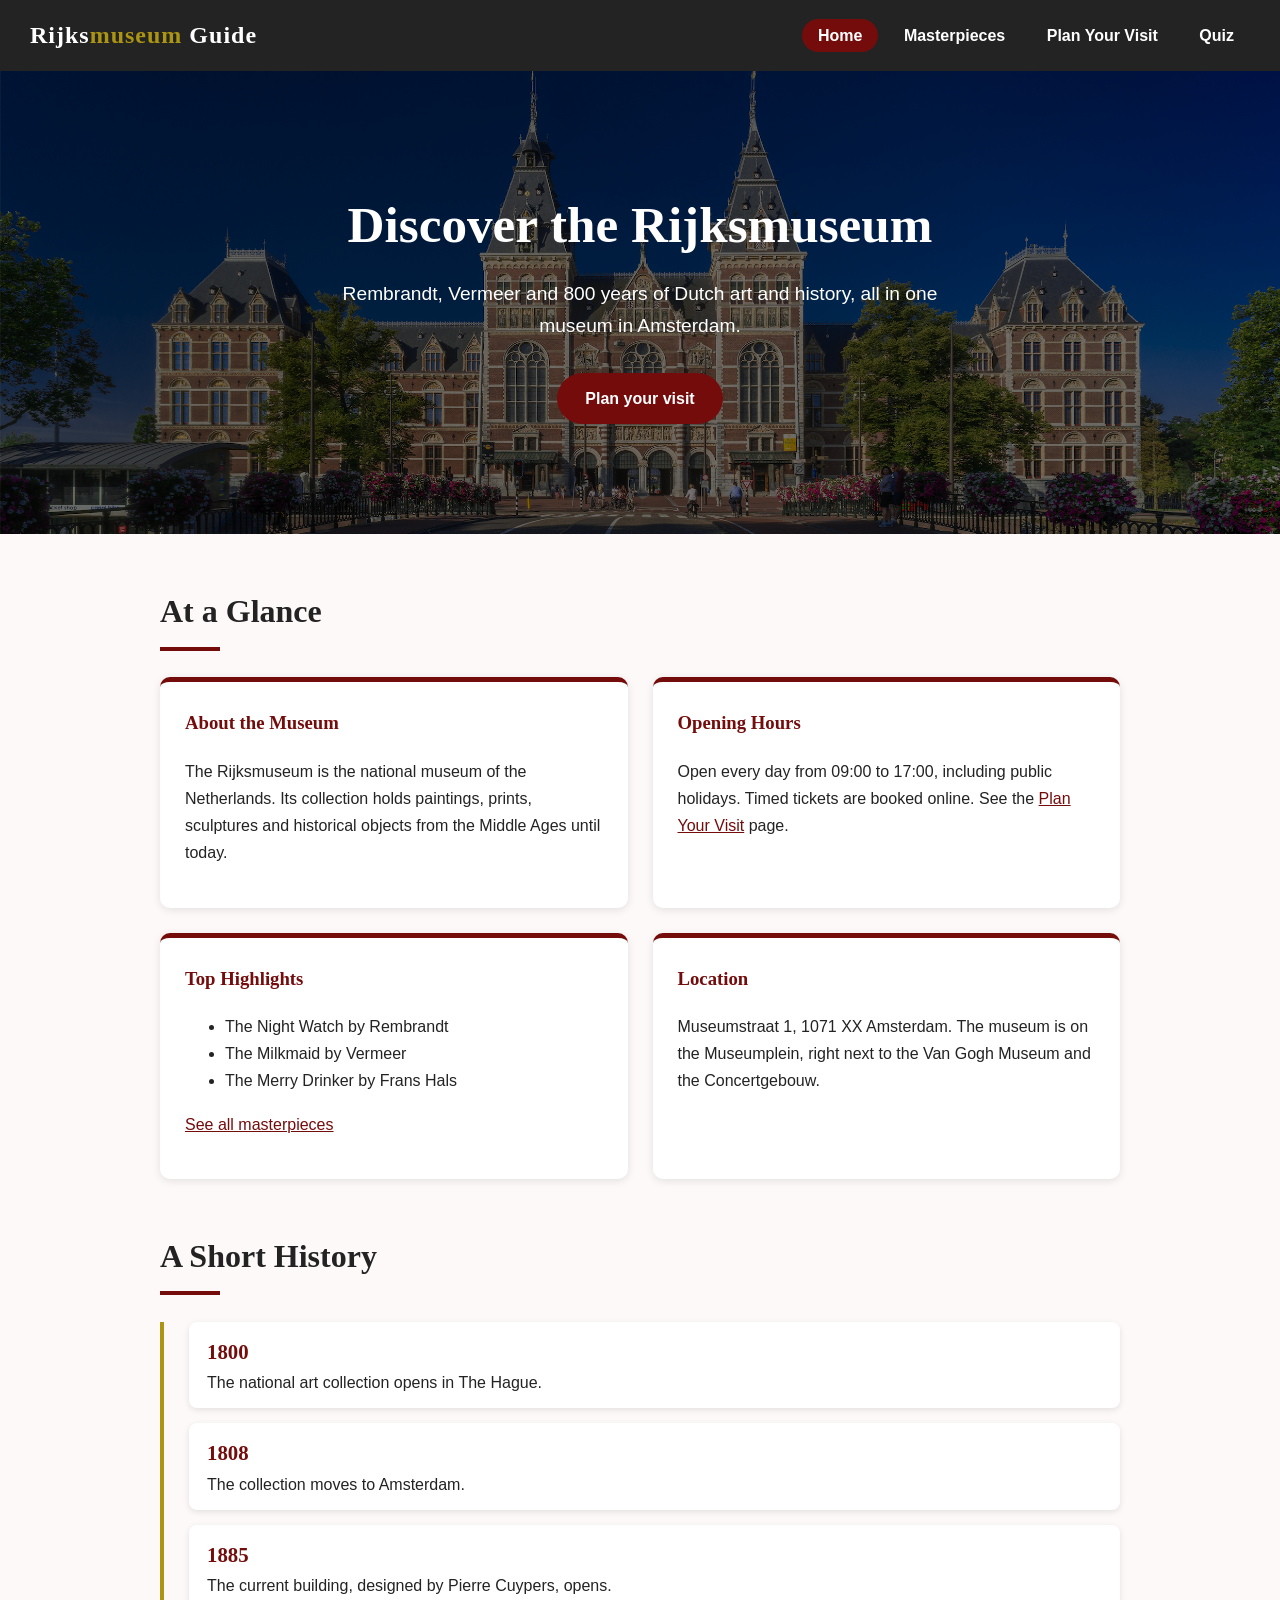
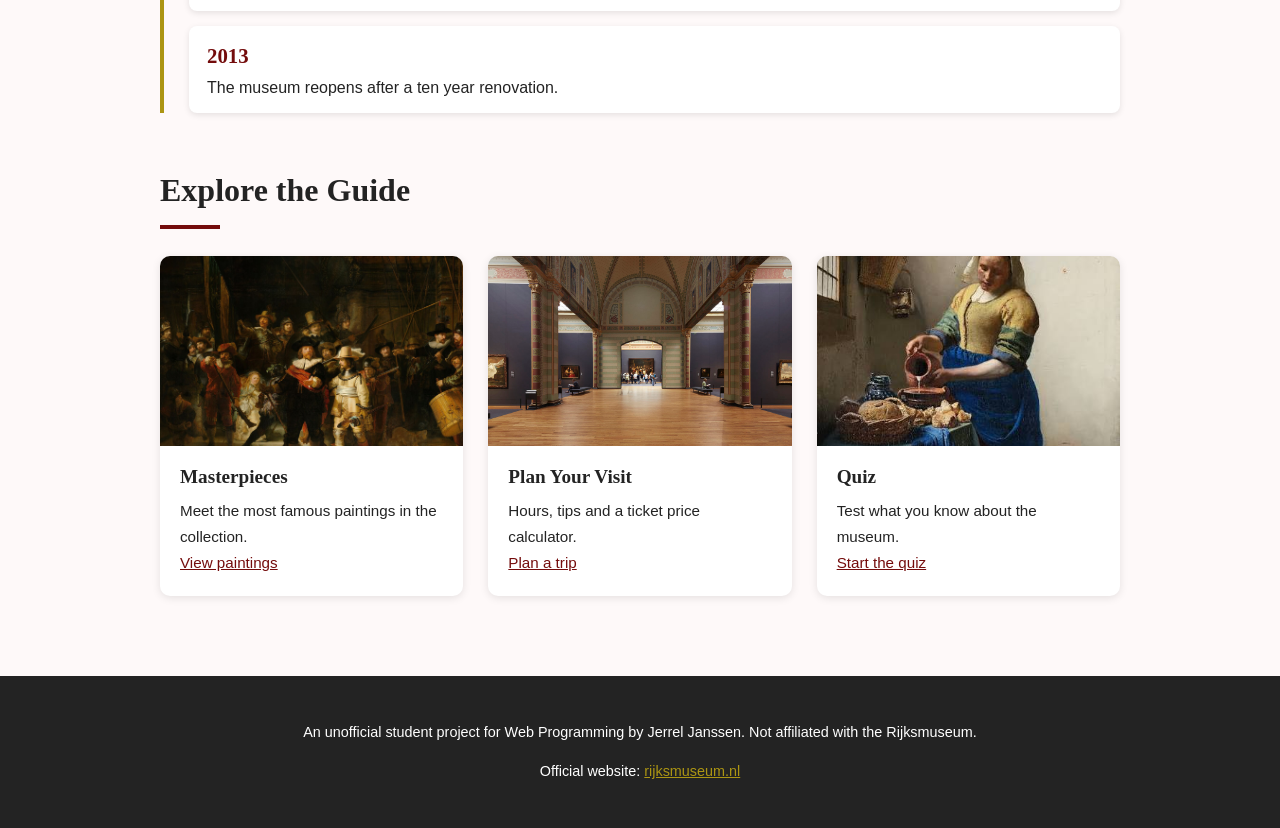
<file: index.html>
<!DOCTYPE html>
<html lang="en">
<head>
  <meta charset="UTF-8">
  <meta name="viewport" content="width=device-width, initial-scale=1.0">
  <title>Home | Rijksmuseum Guide</title>
  <link rel="stylesheet" href="css/style.css">
</head>
<body>
  <header>
    <a href="index.html" class="logo">Rijks<span>museum</span> Guide</a>
    <nav>
      <a href="index.html" class="active">Home</a>
      <a href="collection.html">Masterpieces</a>
      <a href="visit.html">Plan Your Visit</a>
      <a href="quiz.html">Quiz</a>
    </nav>
  </header>

  <div class="hero">
    <h1>Discover the Rijksmuseum</h1>
    <p>Rembrandt, Vermeer and 800 years of Dutch art and history, all in one museum in Amsterdam.</p>
    <a href="visit.html" class="btn">Plan your visit</a>
  </div>

  <main>
    <h2>At a Glance</h2>
    <div class="grid-2x2">
      <div class="grid-cell">
        <h3>About the Museum</h3>
        <p>The Rijksmuseum is the national museum of the Netherlands. Its collection holds
        paintings, prints, sculptures and historical objects from the Middle Ages until today.</p>
      </div>
      <div class="grid-cell">
        <h3>Opening Hours</h3>
        <p>Open every day from 09:00 to 17:00, including public holidays.
        Timed tickets are booked online. See the <a href="visit.html">Plan Your Visit</a> page.</p>
      </div>
      <div class="grid-cell">
        <h3>Top Highlights</h3>
        <ul>
          <li>The Night Watch by Rembrandt</li>
          <li>The Milkmaid by Vermeer</li>
          <li>The Merry Drinker by Frans Hals</li>
        </ul>
        <p><a href="collection.html">See all masterpieces</a></p>
      </div>
      <div class="grid-cell">
        <h3>Location</h3>
        <p>Museumstraat 1, 1071 XX Amsterdam. The museum is on the Museumplein, right next to
        the Van Gogh Museum and the Concertgebouw.</p>
      </div>
    </div>

    <h2>A Short History</h2>
    <ul class="timeline">
      <li><span class="year">1800</span> The national art collection opens in The Hague.</li>
      <li><span class="year">1808</span> The collection moves to Amsterdam.</li>
      <li><span class="year">1885</span> The current building, designed by Pierre Cuypers, opens.</li>
      <li><span class="year">2013</span> The museum reopens after a ten year renovation.</li>
    </ul>

    <h2>Explore the Guide</h2>
    <div class="card-grid">
      <div class="card">
        <img src="images/nachtwacht.jpg" alt="The Night Watch painting">
        <div class="card-text">
          <h3>Masterpieces</h3>
          <p>Meet the most famous paintings in the collection.</p>
          <p><a href="collection.html">View paintings</a></p>
        </div>
      </div>
      <div class="card">
        <img src="images/gallery-of-honour.jpg" alt="The Gallery of Honour">
        <div class="card-text">
          <h3>Plan Your Visit</h3>
          <p>Hours, tips and a ticket price calculator.</p>
          <p><a href="visit.html">Plan a trip</a></p>
        </div>
      </div>
      <div class="card">
        <img src="images/melkmeisje.jpg" alt="The Milkmaid painting">
        <div class="card-text">
          <h3>Quiz</h3>
          <p>Test what you know about the museum.</p>
          <p><a href="quiz.html">Start the quiz</a></p>
        </div>
      </div>
    </div>
  </main>

  <footer>
    <p>An unofficial student project for Web Programming by Jerrel Janssen. Not affiliated with the Rijksmuseum.</p>
    <p>Official website: <a href="https://www.rijksmuseum.nl/en" target="_blank">rijksmuseum.nl</a></p>
  </footer>

</body>
</html>
</file>
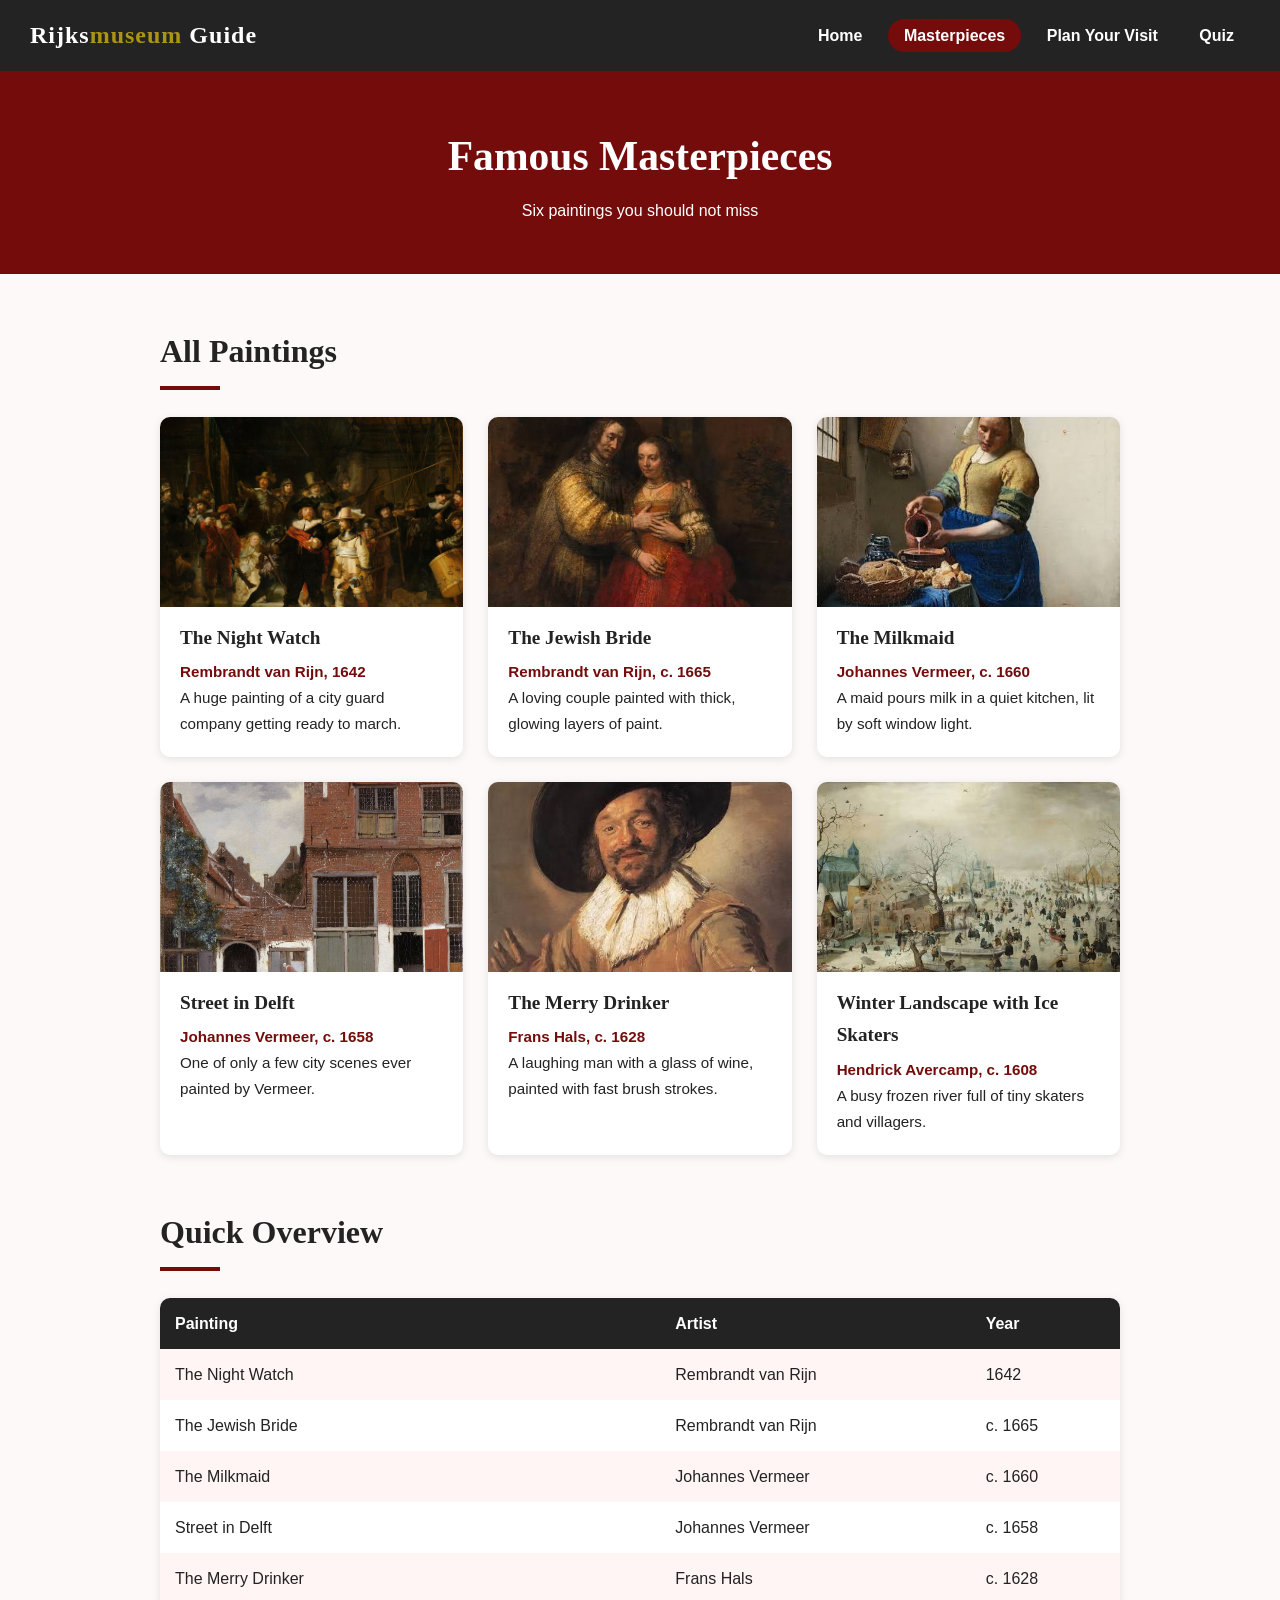
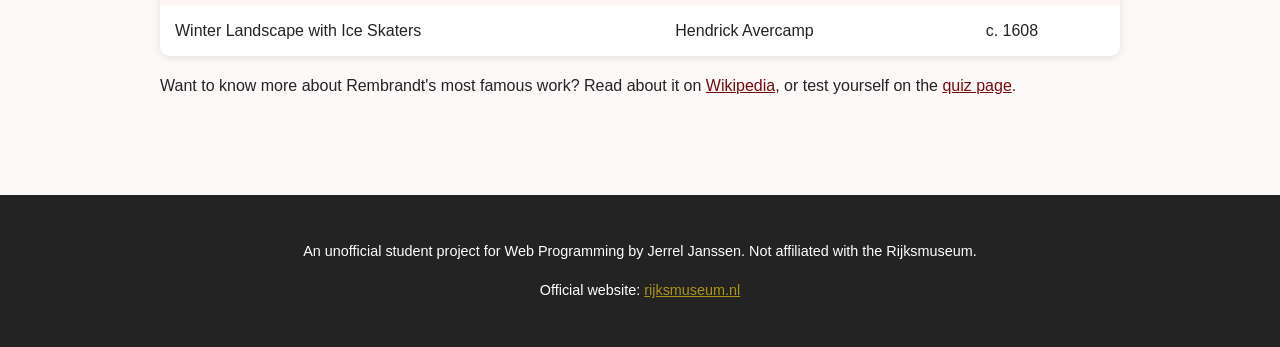
<file: collection.html>
<!DOCTYPE html>
<html lang="en">
<head>
  <meta charset="UTF-8">
  <meta name="viewport" content="width=device-width, initial-scale=1.0">
  <title>Masterpieces | Rijksmuseum Guide</title>
  <link rel="stylesheet" href="css/style.css">
</head>
<body>
  <header>
    <a href="index.html" class="logo">Rijks<span>museum</span> Guide</a>
    <nav>
      <a href="index.html">Home</a>
      <a href="collection.html" class="active">Masterpieces</a>
      <a href="visit.html">Plan Your Visit</a>
      <a href="quiz.html">Quiz</a>
    </nav>
  </header>

  <div class="page-banner">
    <h1>Famous Masterpieces</h1>
    <p>Six paintings you should not miss</p>
  </div>

  <main>
    <h2>All Paintings</h2>

    <div class="card-grid">
      <div class="card">
        <img src="images/nachtwacht.jpg" alt="The Night Watch by Rembrandt">
        <div class="card-text">
          <h3>The Night Watch</h3>
          <p class="artist">Rembrandt van Rijn, 1642</p>
          <p>A huge painting of a city guard company getting ready to march.</p>
        </div>
      </div>
      <div class="card">
        <img src="images/joodsebruidje.jpg" alt="The Jewish Bride by Rembrandt">
        <div class="card-text">
          <h3>The Jewish Bride</h3>
          <p class="artist">Rembrandt van Rijn, c. 1665</p>
          <p>A loving couple painted with thick, glowing layers of paint.</p>
        </div>
      </div>
      <div class="card">
        <img src="images/melkmeisje.jpg" alt="The Milkmaid by Vermeer">
        <div class="card-text">
          <h3>The Milkmaid</h3>
          <p class="artist">Johannes Vermeer, c. 1660</p>
          <p>A maid pours milk in a quiet kitchen, lit by soft window light.</p>
        </div>
      </div>
      <div class="card">
        <img src="images/straatje.jpg" alt="Street in Delft by Vermeer">
        <div class="card-text">
          <h3>Street in Delft</h3>
          <p class="artist">Johannes Vermeer, c. 1658</p>
          <p>One of only a few city scenes ever painted by Vermeer.</p>
        </div>
      </div>
      <div class="card">
        <img src="images/drinker.jpg" alt="The Merry Drinker by Frans Hals">
        <div class="card-text">
          <h3>The Merry Drinker</h3>
          <p class="artist">Frans Hals, c. 1628</p>
          <p>A laughing man with a glass of wine, painted with fast brush strokes.</p>
        </div>
      </div>
      <div class="card">
        <img src="images/schaatsers.jpg" alt="Winter Landscape with Ice Skaters by Avercamp">
        <div class="card-text">
          <h3>Winter Landscape with Ice Skaters</h3>
          <p class="artist">Hendrick Avercamp, c. 1608</p>
          <p>A busy frozen river full of tiny skaters and villagers.</p>
        </div>
      </div>
    </div>

    <h2>Quick Overview</h2>
    <table>
      <tr>
        <th>Painting</th>
        <th>Artist</th>
        <th>Year</th>
      </tr>
      <tr><td>The Night Watch</td><td>Rembrandt van Rijn</td><td>1642</td></tr>
      <tr><td>The Jewish Bride</td><td>Rembrandt van Rijn</td><td>c. 1665</td></tr>
      <tr><td>The Milkmaid</td><td>Johannes Vermeer</td><td>c. 1660</td></tr>
      <tr><td>Street in Delft</td><td>Johannes Vermeer</td><td>c. 1658</td></tr>
      <tr><td>The Merry Drinker</td><td>Frans Hals</td><td>c. 1628</td></tr>
      <tr><td>Winter Landscape with Ice Skaters</td><td>Hendrick Avercamp</td><td>c. 1608</td></tr>
    </table>

    <p>Want to know more about Rembrandt's most famous work? Read about it on
    <a href="https://en.wikipedia.org/wiki/The_Night_Watch" target="_blank">Wikipedia</a>,
    or test yourself on the <a href="quiz.html">quiz page</a>.</p>
  </main>

  <footer>
    <p>An unofficial student project for Web Programming by Jerrel Janssen. Not affiliated with the Rijksmuseum.</p>
    <p>Official website: <a href="https://www.rijksmuseum.nl/en" target="_blank">rijksmuseum.nl</a></p>
  </footer>
</body>
</html>
</file>
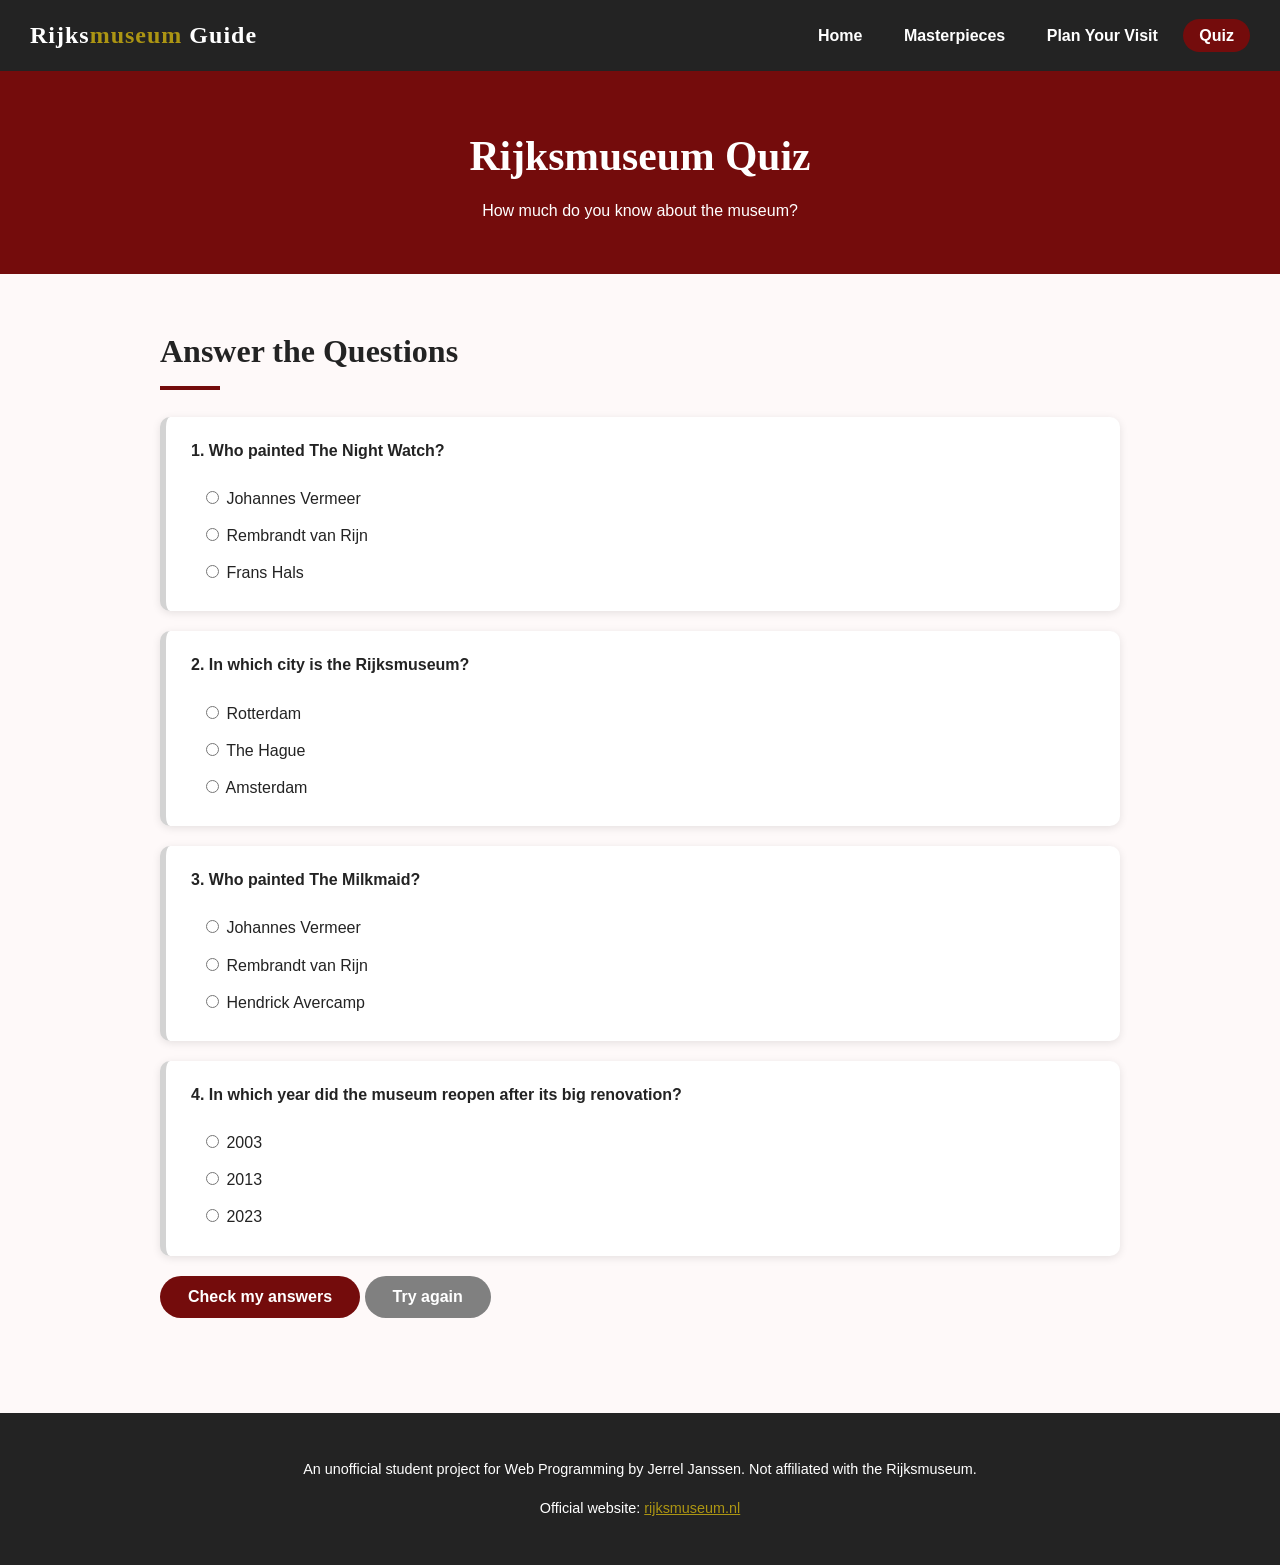
<file: quiz.html>
<!DOCTYPE html>
<html lang="en">
<head>
  <meta charset="UTF-8">
  <meta name="viewport" content="width=device-width, initial-scale=1.0">
  <title>Quiz | Rijksmuseum Guide</title>
  <link rel="stylesheet" href="css/style.css">
</head>
<body>
  <header>
    <a href="index.html" class="logo">Rijks<span>museum</span> Guide</a>
    <nav>
      <a href="index.html">Home</a>
      <a href="collection.html">Masterpieces</a>
      <a href="visit.html">Plan Your Visit</a>
      <a href="quiz.html" class="active">Quiz</a>
    </nav>
  </header>

  <div class="page-banner">
    <h1>Rijksmuseum Quiz</h1>
    <p>How much do you know about the museum?</p>
  </div>

  <main>
    <h2>Answer the Questions</h2>

    <div class="question">
      <p><strong>1. Who painted The Night Watch?</strong></p>
      <label><input type="radio" name="q1" value="a"> Johannes Vermeer</label>
      <label><input type="radio" name="q1" value="b"> Rembrandt van Rijn</label>
      <label><input type="radio" name="q1" value="c"> Frans Hals</label>
      <p class="feedback"></p>
    </div>

    <div class="question">
      <p><strong>2. In which city is the Rijksmuseum?</strong></p>
      <label><input type="radio" name="q2" value="a"> Rotterdam</label>
      <label><input type="radio" name="q2" value="b"> The Hague</label>
      <label><input type="radio" name="q2" value="c"> Amsterdam</label>
      <p class="feedback"></p>
    </div>

    <div class="question">
      <p><strong>3. Who painted The Milkmaid?</strong></p>
      <label><input type="radio" name="q3" value="a"> Johannes Vermeer</label>
      <label><input type="radio" name="q3" value="b"> Rembrandt van Rijn</label>
      <label><input type="radio" name="q3" value="c"> Hendrick Avercamp</label>
      <p class="feedback"></p>
    </div>

    <div class="question">
      <p><strong>4. In which year did the museum reopen after its big renovation?</strong></p>
      <label><input type="radio" name="q4" value="a"> 2003</label>
      <label><input type="radio" name="q4" value="b"> 2013</label>
      <label><input type="radio" name="q4" value="c"> 2023</label>
      <p class="feedback"></p>
    </div>

    <button id="quizButton">Check my answers</button>
    <button id="resetButton" class="secondary">Try again</button>
    <p class="result" id="quizResult"></p>
  </main>

  <footer>
    <p>An unofficial student project for Web Programming by Jerrel Janssen. Not affiliated with the Rijksmuseum.</p>
    <p>Official website: <a href="https://www.rijksmuseum.nl/en" target="_blank">rijksmuseum.nl</a></p>
  </footer>
  <script src="js/quiz.js"></script>
</body>
</html>
</file>
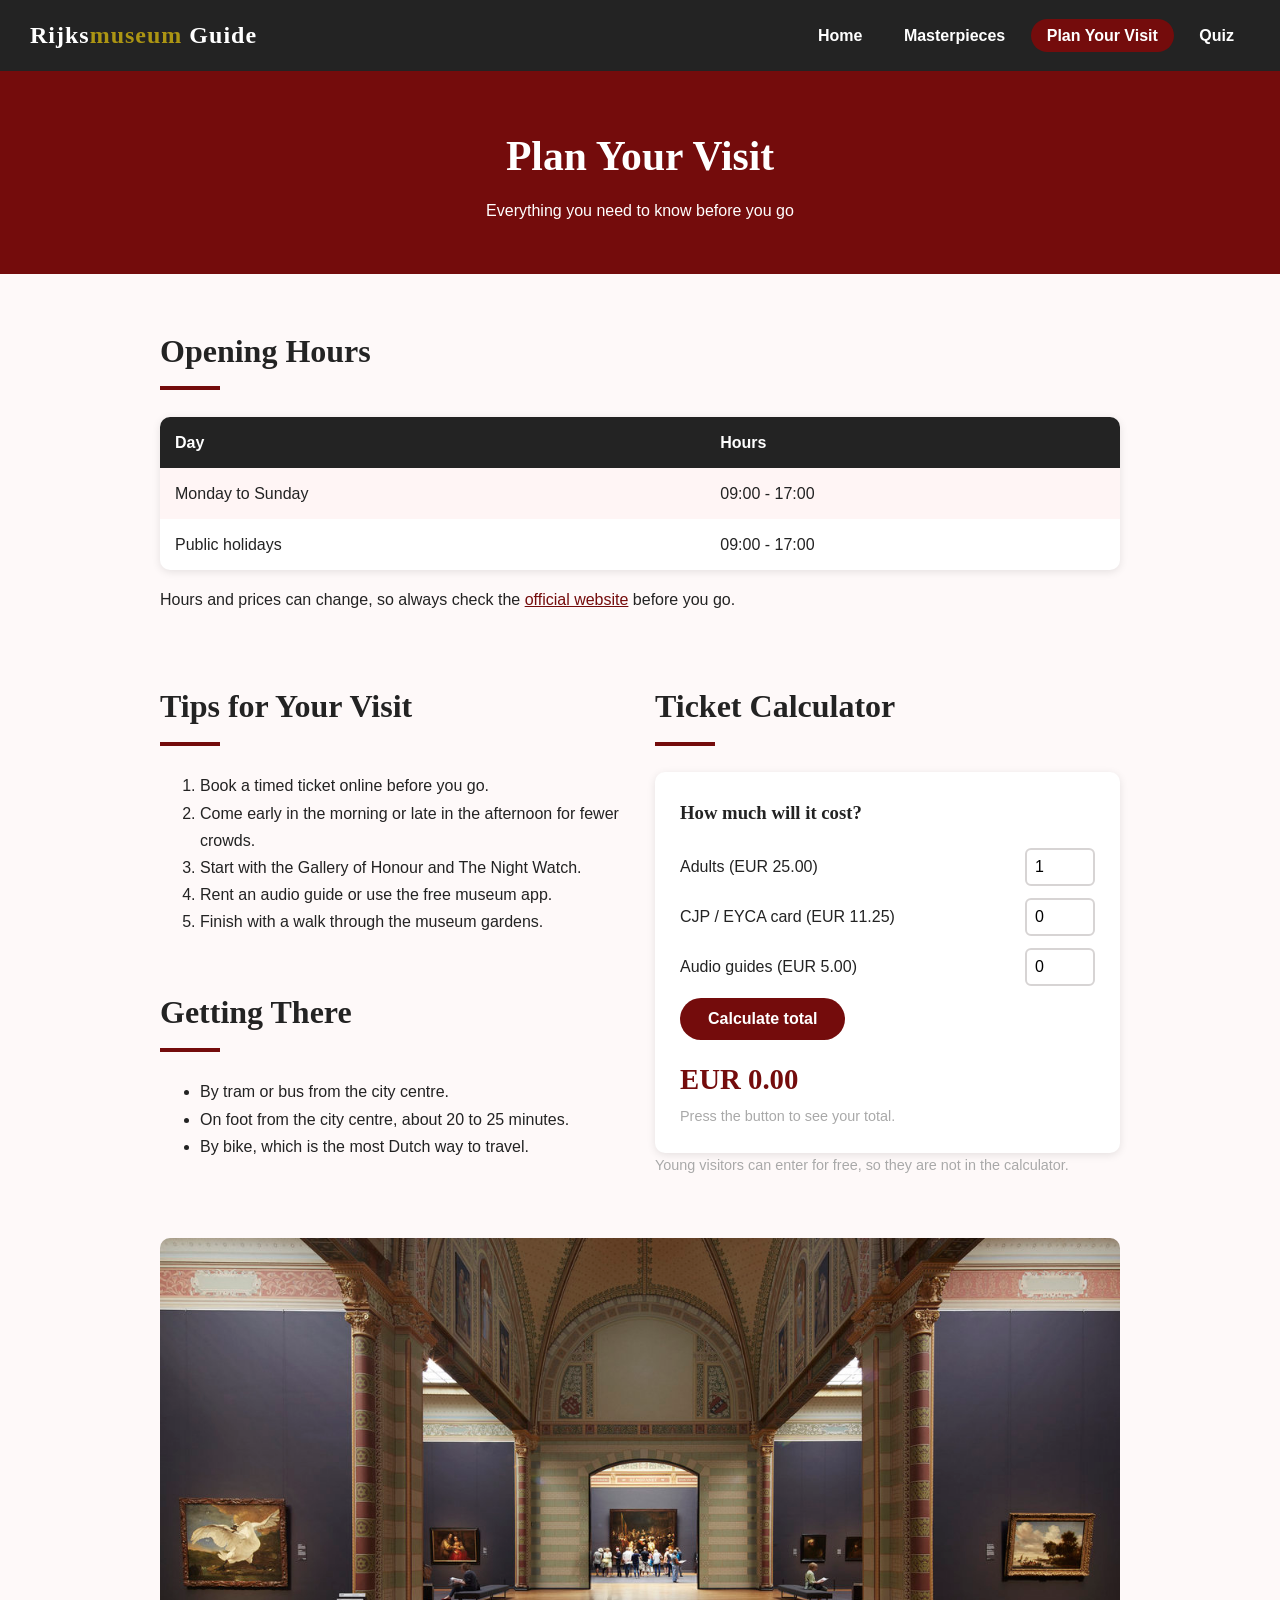
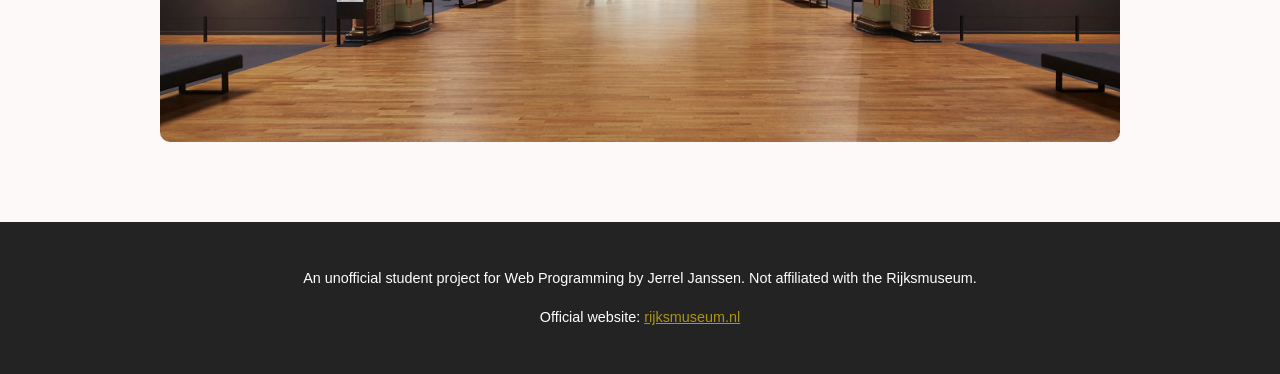
<file: visit.html>
<!DOCTYPE html>
<html lang="en">
<head>
  <meta charset="UTF-8">
  <meta name="viewport" content="width=device-width, initial-scale=1.0">
  <title>Plan Your Visit | Rijksmuseum Guide</title>
  <link rel="stylesheet" href="css/style.css">
</head>
<body>
  <header>
    <a href="index.html" class="logo">Rijks<span>museum</span> Guide</a>
    <nav>
      <a href="index.html">Home</a>
      <a href="collection.html">Masterpieces</a>
      <a href="visit.html" class="active">Plan Your Visit</a>
      <a href="quiz.html">Quiz</a>
    </nav>
  </header>

  <div class="page-banner">
    <h1>Plan Your Visit</h1>
    <p>Everything you need to know before you go</p>
  </div>

  <main>
    <h2>Opening Hours</h2>
    <table>
      <tr>
        <th>Day</th>
        <th>Hours</th>
      </tr>
      <tr><td>Monday to Sunday</td><td>09:00 - 17:00</td></tr>
      <tr><td>Public holidays</td><td>09:00 - 17:00</td></tr>
    </table>
    <p>Hours and prices can change, so always check the
    <a href="https://www.rijksmuseum.nl/en" target="_blank">official website</a> before you go.</p>

    <div class="two-col">
      <div>
        <h2>Tips for Your Visit</h2>
        <ol>
          <li>Book a timed ticket online before you go.</li>
          <li>Come early in the morning or late in the afternoon for fewer crowds.</li>
          <li>Start with the Gallery of Honour and The Night Watch.</li>
          <li>Rent an audio guide or use the free museum app.</li>
          <li>Finish with a walk through the museum gardens.</li>
        </ol>

        <h2>Getting There</h2>
        <ul>
          <li>By tram or bus from the city centre.</li>
          <li>On foot from the city centre, about 20 to 25 minutes.</li>
          <li>By bike, which is the most Dutch way to travel.</li>
        </ul>
      </div>

      <div>
        <h2>Ticket Calculator</h2>
        <div class="box">
          <h3>How much will it cost?</h3>
          <div class="calc-row">
            <label for="adults">Adults (EUR 25.00)</label>
            <input type="number" id="adults" min="0" value="1">
          </div>
          <div class="calc-row">
            <label for="half">CJP / EYCA card (EUR 11.25)</label>
            <input type="number" id="half" min="0" value="0">
          </div>
          <div class="calc-row">
            <label for="audio">Audio guides (EUR 5.00)</label>
            <input type="number" id="audio" min="0" value="0">
          </div>
          <button id="calcButton">Calculate total</button>
          <p class="result" id="totalResult">EUR 0.00</p>
          <p class="breakdown" id="breakdown">Press the button to see your total.</p>
        </div>
        <p class="breakdown">Young visitors can enter for free, so they are not in the calculator.</p>
      </div>
    </div>

    <img class="visit-photo" src="images/gallery-of-honour.jpg" alt="The Gallery of Honour inside the Rijksmuseum">
  </main>

  <footer>
    <p>An unofficial student project for Web Programming by Jerrel Janssen. Not affiliated with the Rijksmuseum.</p>
    <p>Official website: <a href="https://www.rijksmuseum.nl/en" target="_blank">rijksmuseum.nl</a></p>
  </footer>
  <script src="js/ticket.js"></script>
</body>
</html>
</file>
<file: css/style.css>
/*Basic page style*/
* {
  box-sizing: border-box;
}

body {
  margin: 0;
  font-family: Arial, sans-serif;
  line-height: 1.7;
  color: rgb(35, 35, 35);
  background-color: rgb(254, 249, 249);
}

h1, h2, h3 {
  font-family: Georgia, serif;
}

h2 {
  font-size: 2rem;
  color: rgb(35, 35, 35);
  margin-top: 50px;
}

h2::after {
  content: "";
  display: block;
  width: 60px;
  height: 4px;
  background-color: rgb(116, 12, 12);
  margin-top: 8px;
}

a {
  color: rgb(116, 12, 12);
}

a:hover {
  color: rgb(35, 35, 35);
}

img {
  max-width: 100%;
  display: block;
}

main {
  max-width: 1000px;
  margin: 0 auto;
  padding: 0 20px 20px 20px;
}

/*Header and navigation*/
header {
  background-color: rgb(35, 35, 35);
  padding: 15px 30px;
  display: flex;
  justify-content: space-between;
  align-items: center;
  position: sticky;
  top: 0;
  z-index: 10;
}

.logo {
  font-family: Georgia, serif;
  color: white;
  font-size: 1.5rem;
  font-weight: bold;
  text-decoration: none;
  letter-spacing: 1px;
}

.logo span {
  color: rgb(172, 149, 19);
}

.logo:hover {
  color: white;
}

nav a {
  color: white;
  text-decoration: none;
  padding: 8px 16px;
  margin-left: 5px;
  border-radius: 20px;
  font-weight: 600;
}

nav a:hover {
  background-color: rgb(80, 8, 8);
  color: white;
}

nav a.active {
  background-color: rgb(116, 12, 12);
}

/*Hero banner*/
.hero {
  background-image: linear-gradient(rgba(0, 0, 0, 0.55), rgba(0, 0, 0, 0.55)), url("../images/hero.png");
  background-size: cover;
  background-position: center;
  color: white;
  text-align: center;
  padding: 110px 20px;
}

.hero h1 {
  font-size: 3.2rem;
  margin: 0 0 10px 0;
}

.hero p {
  font-size: 1.2rem;
  max-width: 600px;
  margin: 0 auto 30px auto;
}

.page-banner {
  background-color: rgb(116, 12, 12);
  color: white;
  text-align: center;
  padding: 50px 20px;
}

.page-banner h1 {
  margin: 0;
  font-size: 2.6rem;
}

.page-banner p {
  margin: 5px 0 0 0;
}

/*Buttons*/
.btn, button {
  display: inline-block;
  background-color: rgb(116, 12, 12);
  color: white;
  border: none;
  padding: 12px 28px;
  font-family: Arial, sans-serif;
  font-size: 1rem;
  font-weight: 600;
  border-radius: 30px;
  text-decoration: none;
  cursor: pointer;
  transition: background-color 0.2s;
}

.btn:hover, button:hover {
  background-color: rgb(80, 8, 8);
  color: white;
}

button.secondary {
  background-color: grey;
}

button.secondary:hover {
  background-color: darkgrey;
}

/*2x2 grid*/
.grid-2x2 {
  display: grid;
  grid-template-columns: 1fr 1fr;
  gap: 25px;
}

.grid-cell {
  background-color: white;
  padding: 25px;
  border-radius: 10px;
  border-top: 5px solid rgb(116, 12, 12);
  box-shadow: 0 2px 8px rgba(0, 0, 0, 0.1);
  transition: transform 0.2s, box-shadow 0.2s;
}

.grid-cell:hover {
  transform: translateY(-5px);
  box-shadow: 0 8px 18px rgba(0, 0, 0, 0.2);
}

.grid-cell h3 {
  margin-top: 0;
  color: rgb(116, 12, 12);
}

/*Timeline*/
.timeline {
  list-style: none;
  padding: 0;
  border-left: 4px solid rgb(172, 149, 19);
}

.timeline li {
  background-color: white;
  margin: 0 0 15px 25px;
  padding: 12px 18px;
  border-radius: 8px;
  box-shadow: 0 2px 6px rgba(0, 0, 0, 0.1);
}

.timeline .year {
  display: block;
  font-family: Georgia, serif;
  font-size: 1.3rem;
  font-weight: bold;
  color: rgb(116, 12, 12);
}

/*Cards*/
.card-grid {
  display: grid;
  grid-template-columns: repeat(3, 1fr);
  gap: 25px;
}

.card {
  background-color: white;
  border-radius: 10px;
  overflow: hidden;
  box-shadow: 0 2px 8px rgba(0, 0, 0, 0.1);
  transition: transform 0.2s, box-shadow 0.2s;
}

.card:hover {
  transform: translateY(-6px);
  box-shadow: 0 10px 20px rgba(0, 0, 0, 0.2);
}

.card img {
  width: 100%;
  height: 190px;
  object-fit: cover;
}

.card-text {
  padding: 15px 20px 20px 20px;
}

.card-text h3 {
  margin: 0 0 5px 0;
  font-size: 1.2rem;
}

.card-text p {
  margin: 0;
  font-size: 0.95rem;
}

.card-text .artist {
  color: rgb(116, 12, 12);
  font-weight: 600;
}

/*Two column*/
.two-col {
  display: grid;
  grid-template-columns: 1fr 1fr;
  gap: 30px;
  align-items: start;
}

.box {
  background-color: white;
  padding: 25px;
  border-radius: 10px;
  box-shadow: 0 2px 8px rgba(0, 0, 0, 0.1);
}

.box h3 {
  margin-top: 0;
}

.visit-photo {
  margin-top: 60px;
  border-radius: 10px;
}

/*Tables*/
table {
  width: 100%;
  border-collapse: collapse;
  background-color: white;
  border-radius: 10px;
  overflow: hidden;
  box-shadow: 0 2px 8px rgba(0, 0, 0, 0.1);
}

th, td {
  padding: 12px 15px;
  text-align: left;
}

th {
  background-color: rgb(35, 35, 35);
  color: white;
}

tr:nth-child(even) td {
  background-color: rgb(255, 245, 245);
}

/*Calculator*/
.calc-row {
  display: flex;
  justify-content: space-between;
  align-items: center;
  margin-bottom: 12px;
}

input[type="number"] {
  width: 70px;
  padding: 8px;
  font-size: 1rem;
  border: 2px solid rgb(215, 212, 212);
  border-radius: 6px;
}

input[type="number"]:focus {
  border-color: rgb(116, 12, 12);
  outline: none;
}

.result {
  font-family: Georgia, serif;
  font-size: 1.8rem;
  font-weight: bold;
  color: rgb(116, 12, 12);
  margin: 15px 0 0 0;
}

.breakdown {
  margin: 0;
  font-size: 0.9rem;
  color: darkgrey;
}

/*Quiz*/
.question {
  background-color: white;
  padding: 20px 25px;
  border-radius: 10px;
  border-left: 6px solid lightgrey;
  margin-bottom: 20px;
  box-shadow: 0 2px 8px rgba(0, 0, 0, 0.1);
}

.question p {
  margin-top: 0;
}

.question label {
  display: block;
  padding: 5px 10px;
  border-radius: 6px;
  cursor: pointer;
}

.question.correct {
  border-left-color: green;
}

.question.wrong {
  border-left-color: red;
}

.feedback {
  margin: 10px 0 0 0;
  font-weight: 600;
}

.question.correct .feedback {
  color: green;
}

.question.wrong .feedback {
  color: red;
}

/*Footer*/
footer {
  background-color: rgb(35, 35, 35);
  color: white;
  text-align: center;
  padding: 30px 20px;
  margin-top: 60px;
  font-size: 0.9rem;
}

footer a {
  color: rgb(172, 149, 19);
}

footer a:hover {
  color: rgb(116, 12, 12);
}
</file>
